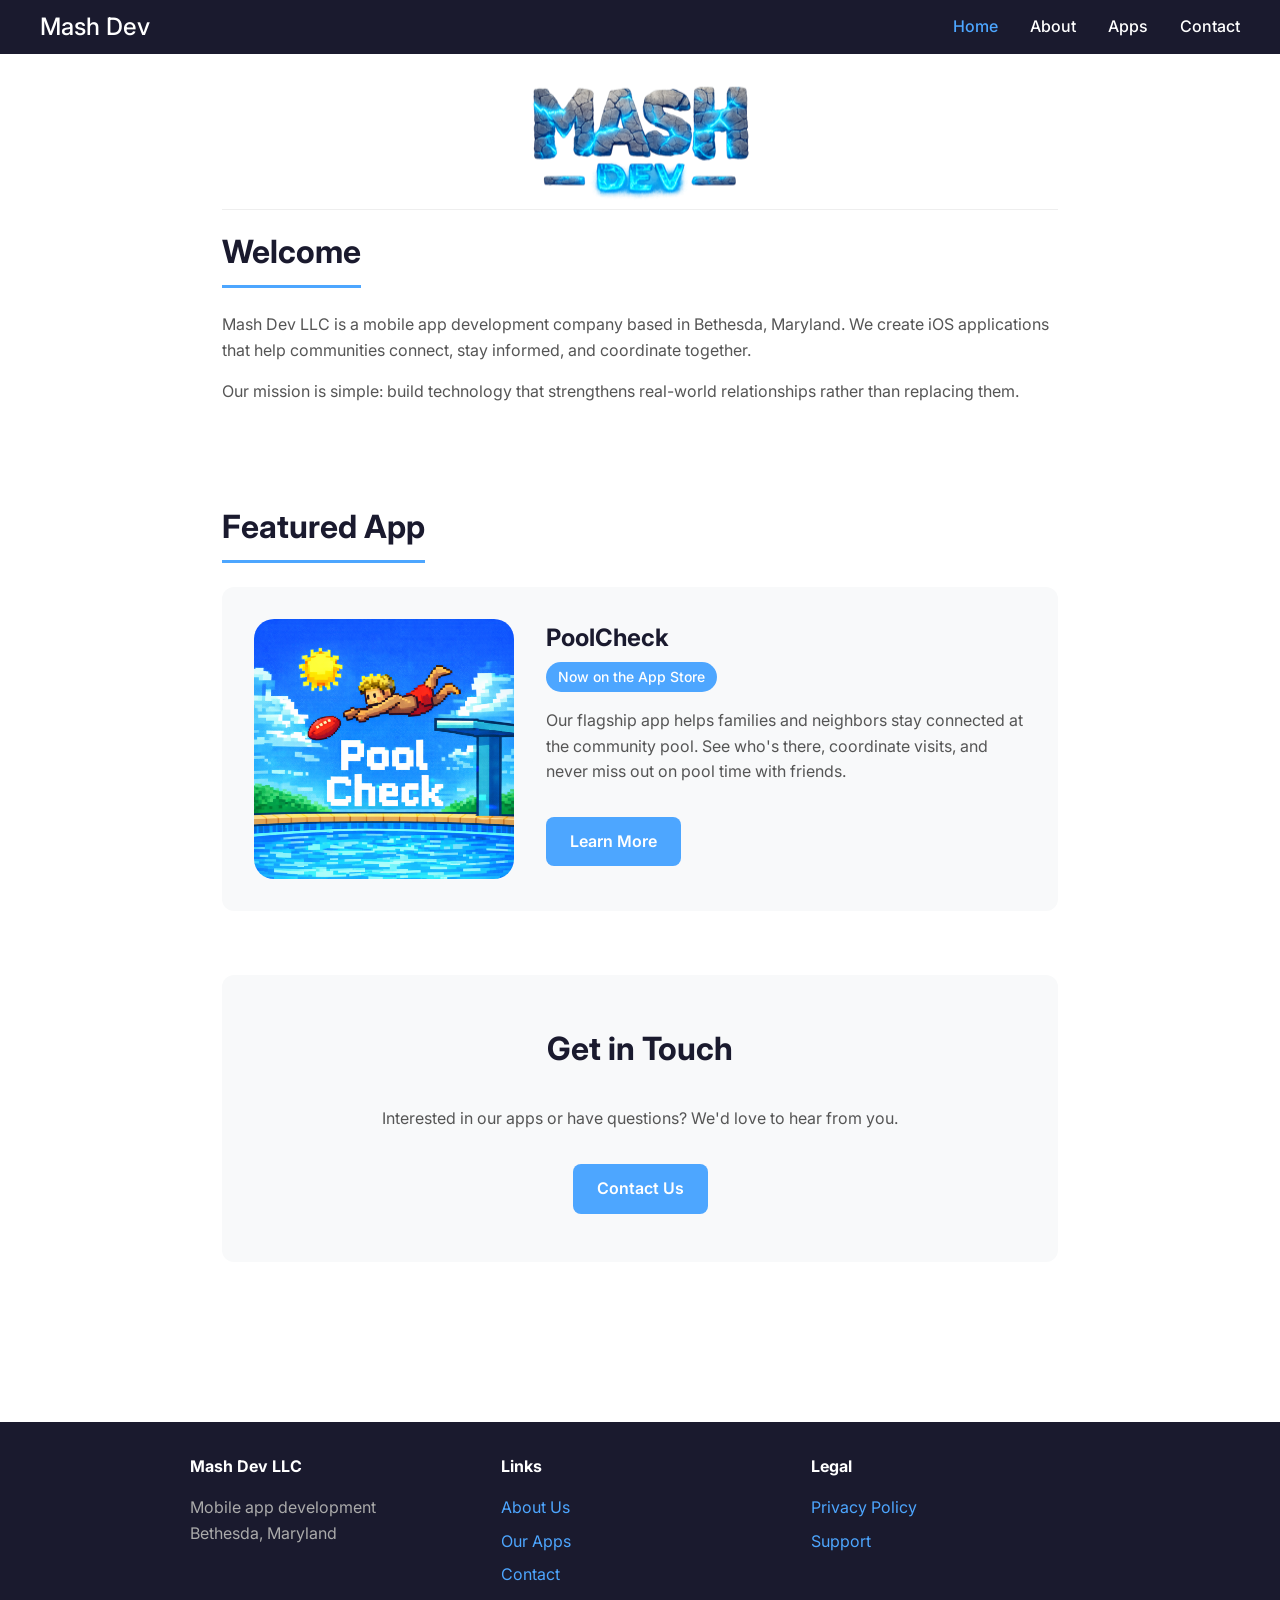
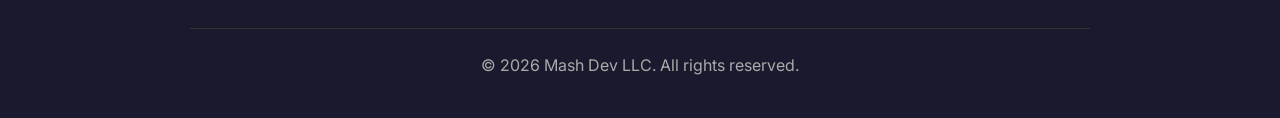
<file: index.html>
<!DOCTYPE html>
<html lang="en">
<head>
    <meta charset="UTF-8">
    <meta name="viewport" content="width=device-width, initial-scale=1.0">
    <title>Mash Dev LLC - Mobile App Development</title>
    <link rel="stylesheet" href="styles.css">
    <link rel="preconnect" href="https://fonts.googleapis.com">
    <link rel="preconnect" href="https://fonts.gstatic.com" crossorigin>
    <link href="https://fonts.googleapis.com/css2?family=Inter:wght@400;500;600;700&display=swap" rel="stylesheet">
</head>
<body>
    <header>
        <nav>
            <div class="logo"><a href="index.html">Mash Dev</a></div>
            <ul>
                <li><a href="index.html" class="active">Home</a></li>
                <li><a href="about.html">About</a></li>
                <li><a href="apps.html">Apps</a></li>
                <li><a href="contact.html">Contact</a></li>
            </ul>
        </nav>
    </header>

    <main>
        <section id="hero">
            <img src="logo.png" alt="Mash Dev LLC" class="hero-logo">
        </section>

        <section class="intro">
            <h2>Welcome</h2>
            <p>Mash Dev LLC is a mobile app development company based in Bethesda, Maryland. We create iOS applications that help communities connect, stay informed, and coordinate together.</p>
            <p>Our mission is simple: build technology that strengthens real-world relationships rather than replacing them.</p>
        </section>

        <section class="featured">
            <h2>Featured App</h2>
            <div class="app-card">
                <img src="images/poolcheck-icon.png" alt="PoolCheck app icon" class="app-icon">
                <div class="app-info">
                    <h3>PoolCheck</h3>
                    <p class="app-status">Now on the App Store</p>
                    <p>Our flagship app helps families and neighbors stay connected at the community pool. See who's there, coordinate visits, and never miss out on pool time with friends.</p>
                    <a href="apps.html" class="btn">Learn More</a>
                </div>
            </div>
        </section>

        <section class="cta">
            <h2>Get in Touch</h2>
            <p>Interested in our apps or have questions? We'd love to hear from you.</p>
            <a href="contact.html" class="btn">Contact Us</a>
        </section>
    </main>

    <footer>
        <div class="footer-content">
            <div class="footer-section">
                <h4>Mash Dev LLC</h4>
                <p>Mobile app development<br>Bethesda, Maryland</p>
            </div>
            <div class="footer-section">
                <h4>Links</h4>
                <ul>
                    <li><a href="about.html">About Us</a></li>
                    <li><a href="apps.html">Our Apps</a></li>
                    <li><a href="contact.html">Contact</a></li>
                </ul>
            </div>
            <div class="footer-section">
                <h4>Legal</h4>
                <ul>
                    <li><a href="privacy.html">Privacy Policy</a></li>
                    <li><a href="support.html">Support</a></li>
                </ul>
            </div>
        </div>
        <div class="footer-bottom">
            <p>&copy; 2026 Mash Dev LLC. All rights reserved.</p>
        </div>
    </footer>
</body>
</html>
</file>
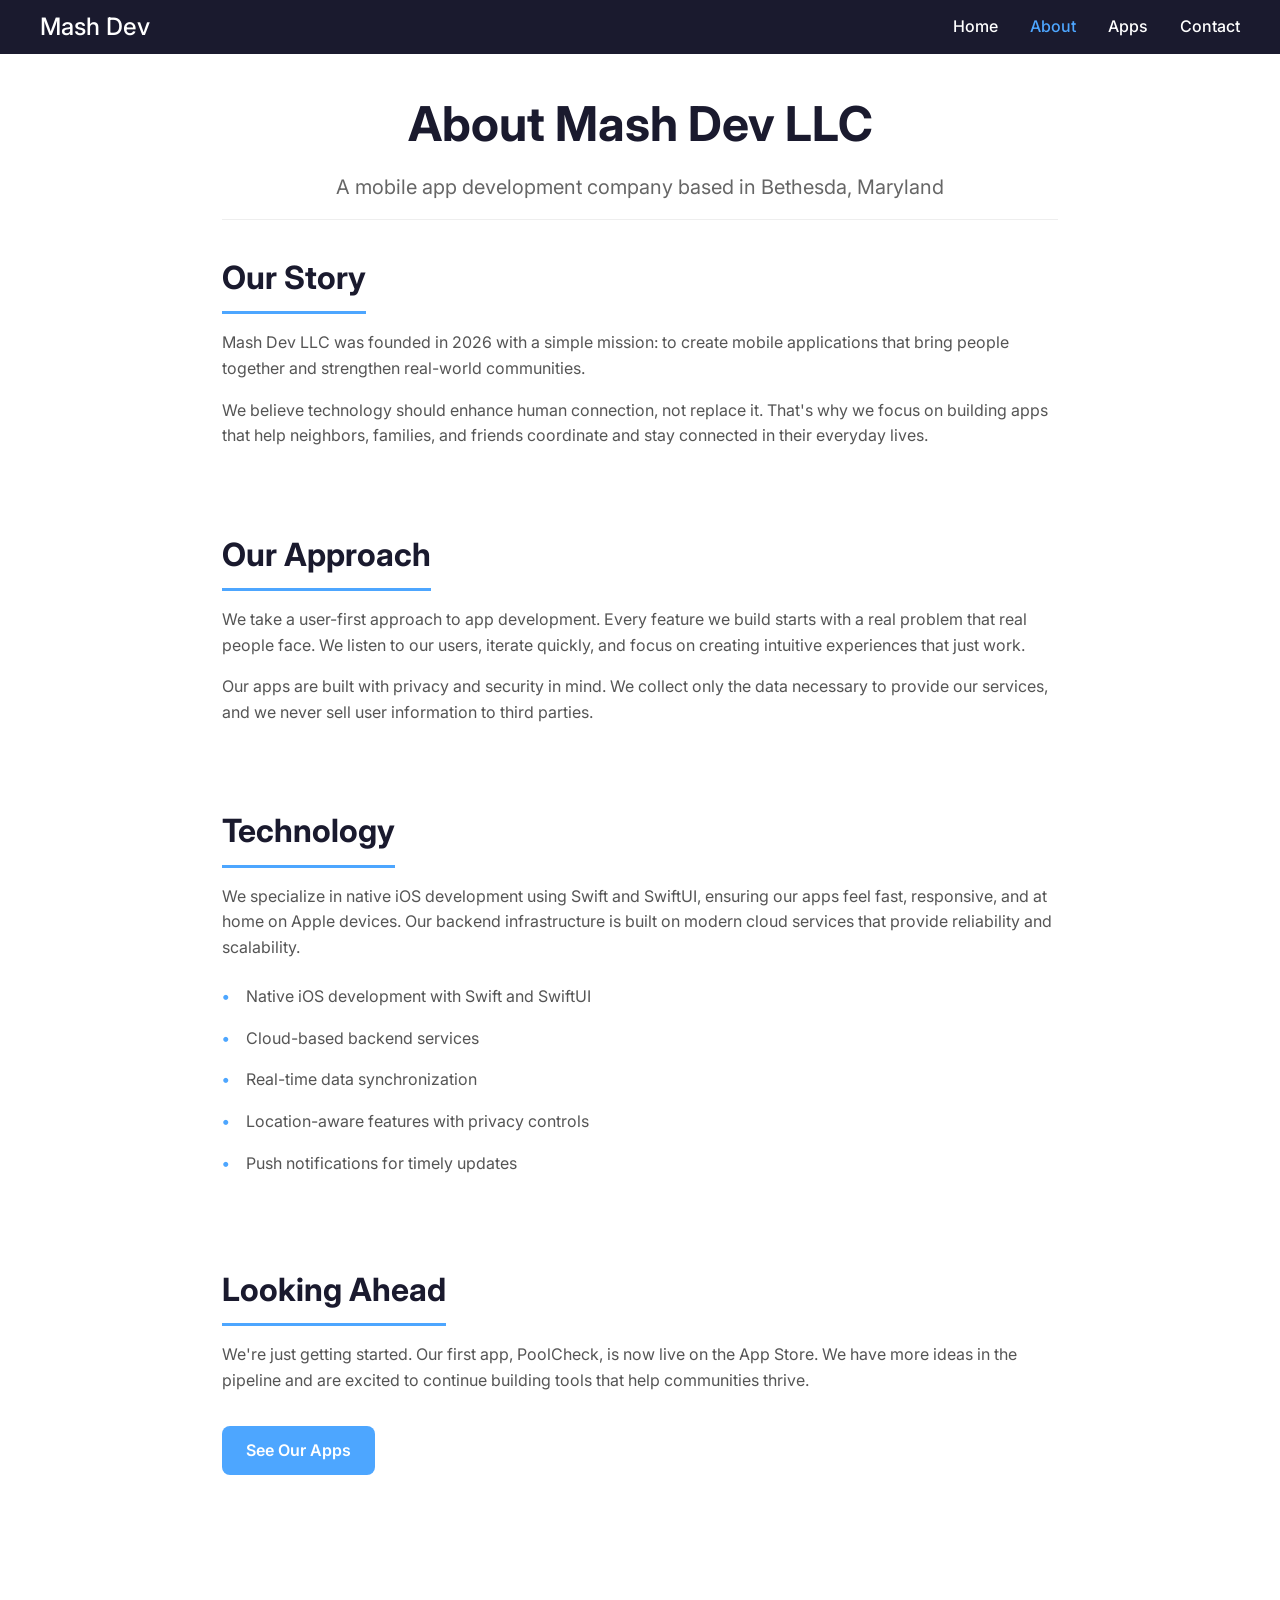
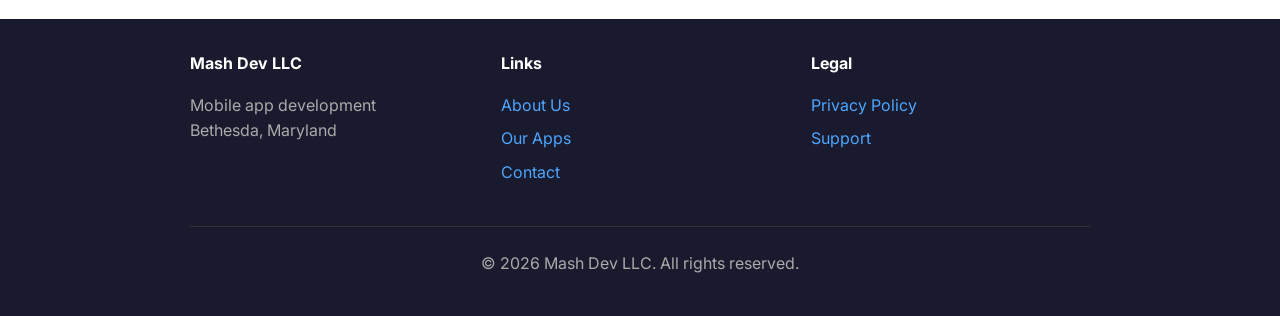
<file: about.html>
<!DOCTYPE html>
<html lang="en">
<head>
    <meta charset="UTF-8">
    <meta name="viewport" content="width=device-width, initial-scale=1.0">
    <title>About Us - Mash Dev LLC</title>
    <link rel="stylesheet" href="styles.css">
    <link rel="preconnect" href="https://fonts.googleapis.com">
    <link rel="preconnect" href="https://fonts.gstatic.com" crossorigin>
    <link href="https://fonts.googleapis.com/css2?family=Inter:wght@400;500;600;700&display=swap" rel="stylesheet">
</head>
<body>
    <header>
        <nav>
            <div class="logo"><a href="index.html">Mash Dev</a></div>
            <ul>
                <li><a href="index.html">Home</a></li>
                <li><a href="about.html" class="active">About</a></li>
                <li><a href="apps.html">Apps</a></li>
                <li><a href="contact.html">Contact</a></li>
            </ul>
        </nav>
    </header>

    <main>
        <section id="hero">
            <h1>About Mash Dev LLC</h1>
            <p class="tagline">A mobile app development company based in Bethesda, Maryland</p>
        </section>

        <section class="about-content">
            <h2>Our Story</h2>
            <p>Mash Dev LLC was founded in 2026 with a simple mission: to create mobile applications that bring people together and strengthen real-world communities.</p>
            <p>We believe technology should enhance human connection, not replace it. That's why we focus on building apps that help neighbors, families, and friends coordinate and stay connected in their everyday lives.</p>
        </section>

        <section class="about-content">
            <h2>Our Approach</h2>
            <p>We take a user-first approach to app development. Every feature we build starts with a real problem that real people face. We listen to our users, iterate quickly, and focus on creating intuitive experiences that just work.</p>
            <p>Our apps are built with privacy and security in mind. We collect only the data necessary to provide our services, and we never sell user information to third parties.</p>
        </section>

        <section class="about-content">
            <h2>Technology</h2>
            <p>We specialize in native iOS development using Swift and SwiftUI, ensuring our apps feel fast, responsive, and at home on Apple devices. Our backend infrastructure is built on modern cloud services that provide reliability and scalability.</p>
            <ul class="tech-list">
                <li>Native iOS development with Swift and SwiftUI</li>
                <li>Cloud-based backend services</li>
                <li>Real-time data synchronization</li>
                <li>Location-aware features with privacy controls</li>
                <li>Push notifications for timely updates</li>
            </ul>
        </section>

        <section class="about-content">
            <h2>Looking Ahead</h2>
            <p>We're just getting started. Our first app, PoolCheck, is now live on the App Store. We have more ideas in the pipeline and are excited to continue building tools that help communities thrive.</p>
            <a href="apps.html" class="btn">See Our Apps</a>
        </section>
    </main>

    <footer>
        <div class="footer-content">
            <div class="footer-section">
                <h4>Mash Dev LLC</h4>
                <p>Mobile app development<br>Bethesda, Maryland</p>
            </div>
            <div class="footer-section">
                <h4>Links</h4>
                <ul>
                    <li><a href="about.html">About Us</a></li>
                    <li><a href="apps.html">Our Apps</a></li>
                    <li><a href="contact.html">Contact</a></li>
                </ul>
            </div>
            <div class="footer-section">
                <h4>Legal</h4>
                <ul>
                    <li><a href="privacy.html">Privacy Policy</a></li>
                    <li><a href="support.html">Support</a></li>
                </ul>
            </div>
        </div>
        <div class="footer-bottom">
            <p>&copy; 2026 Mash Dev LLC. All rights reserved.</p>
        </div>
    </footer>
</body>
</html>
</file>
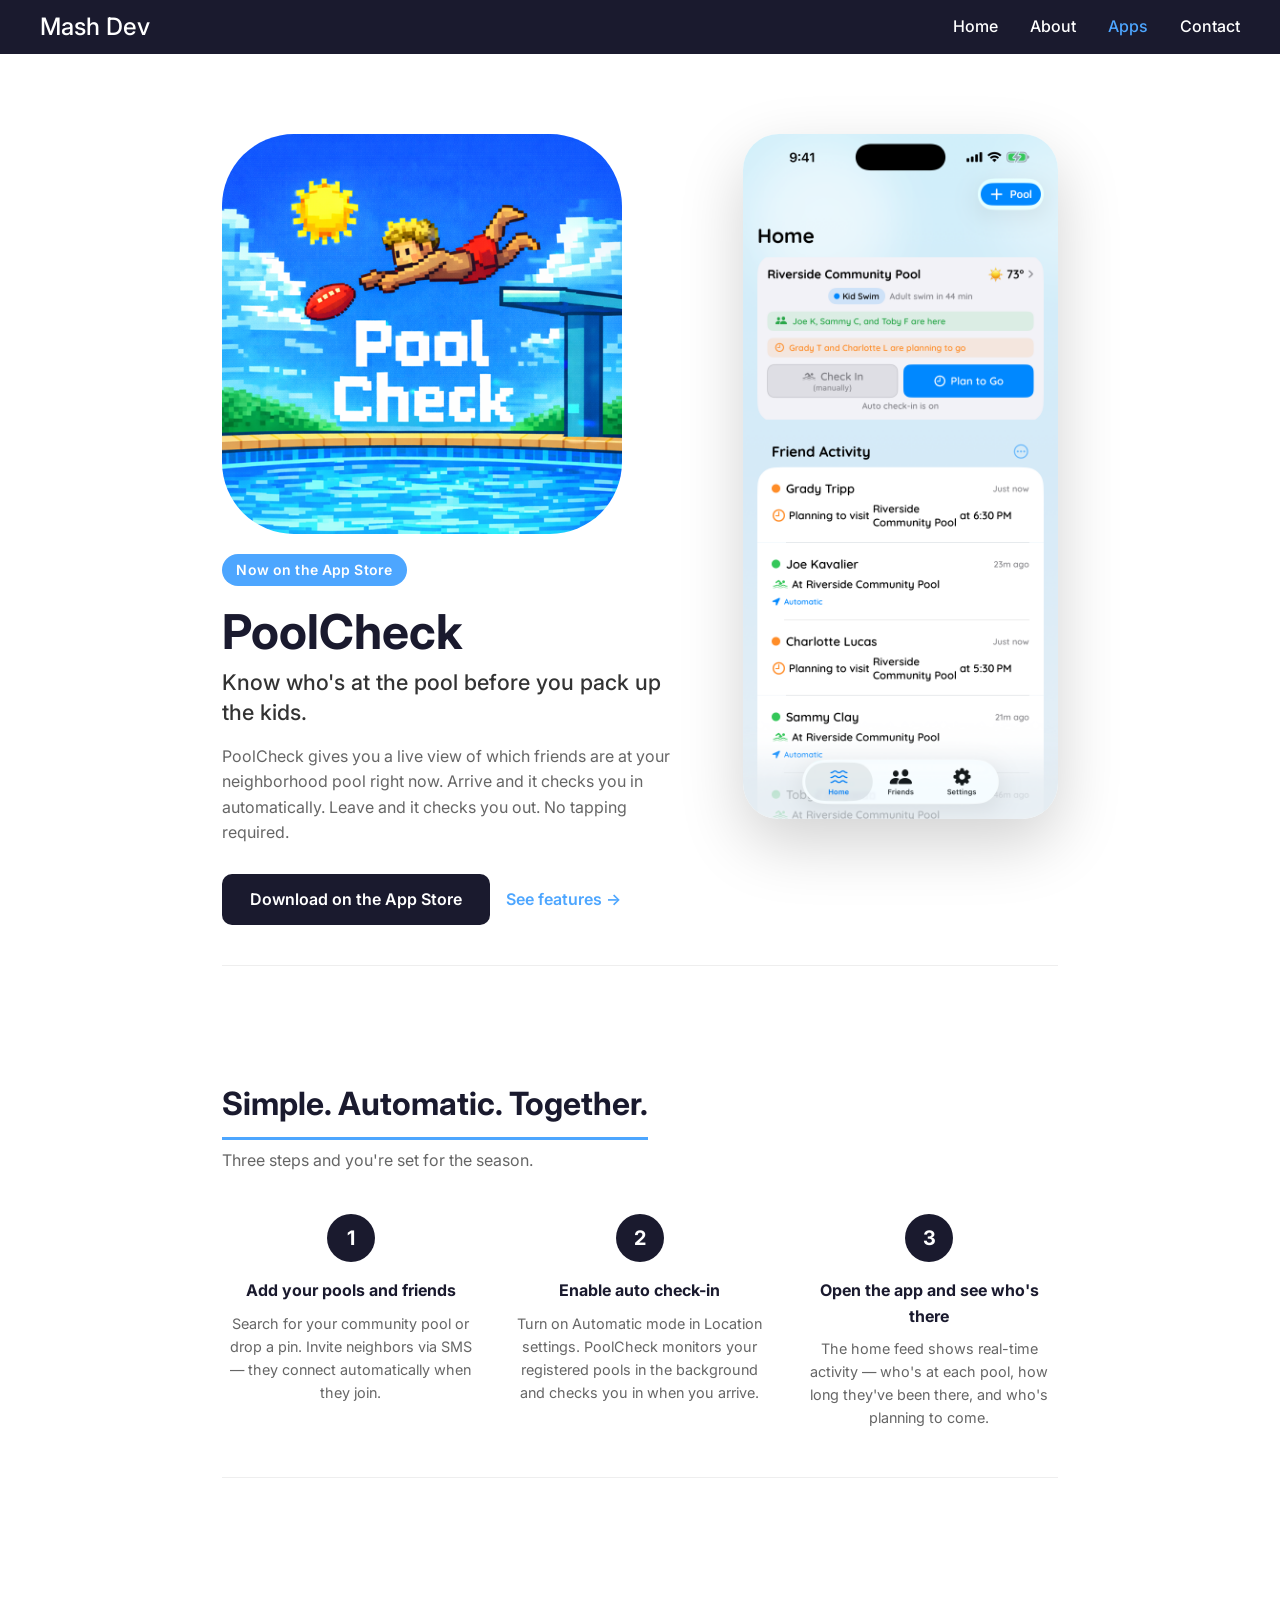
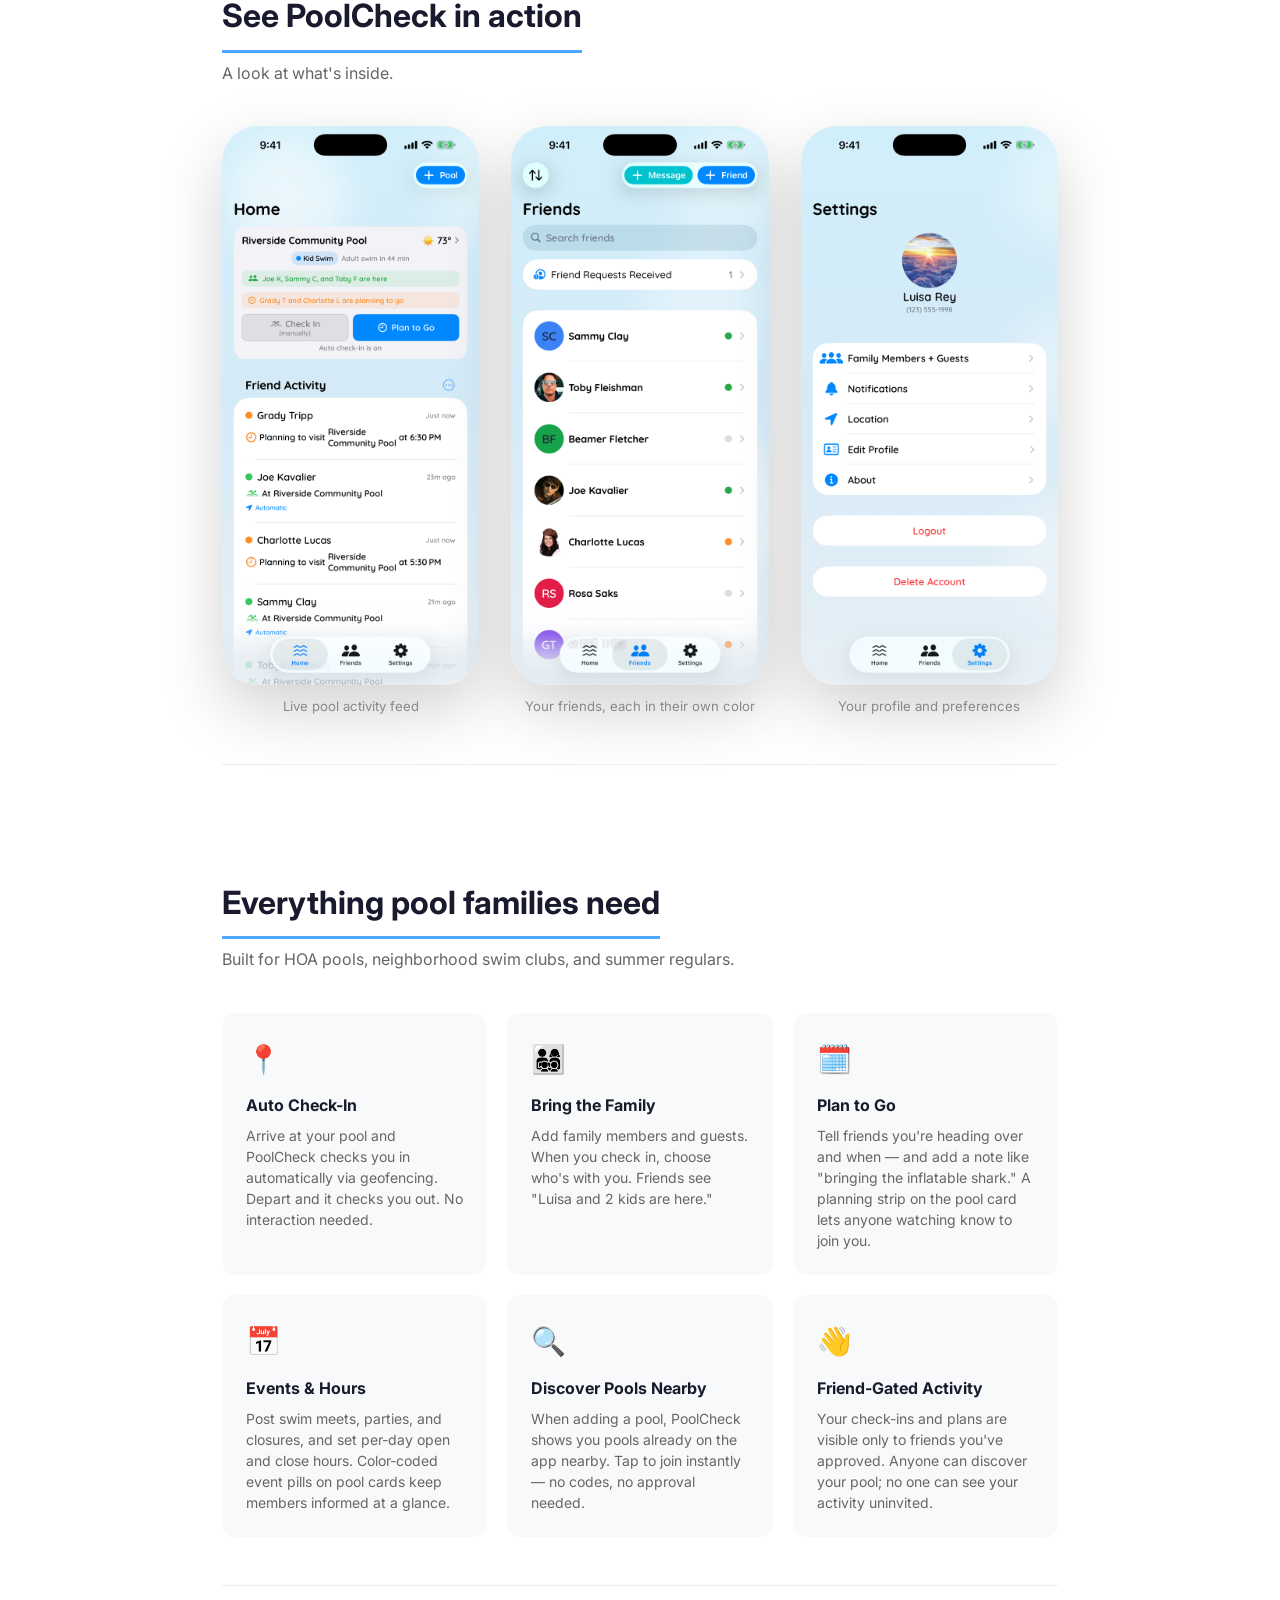
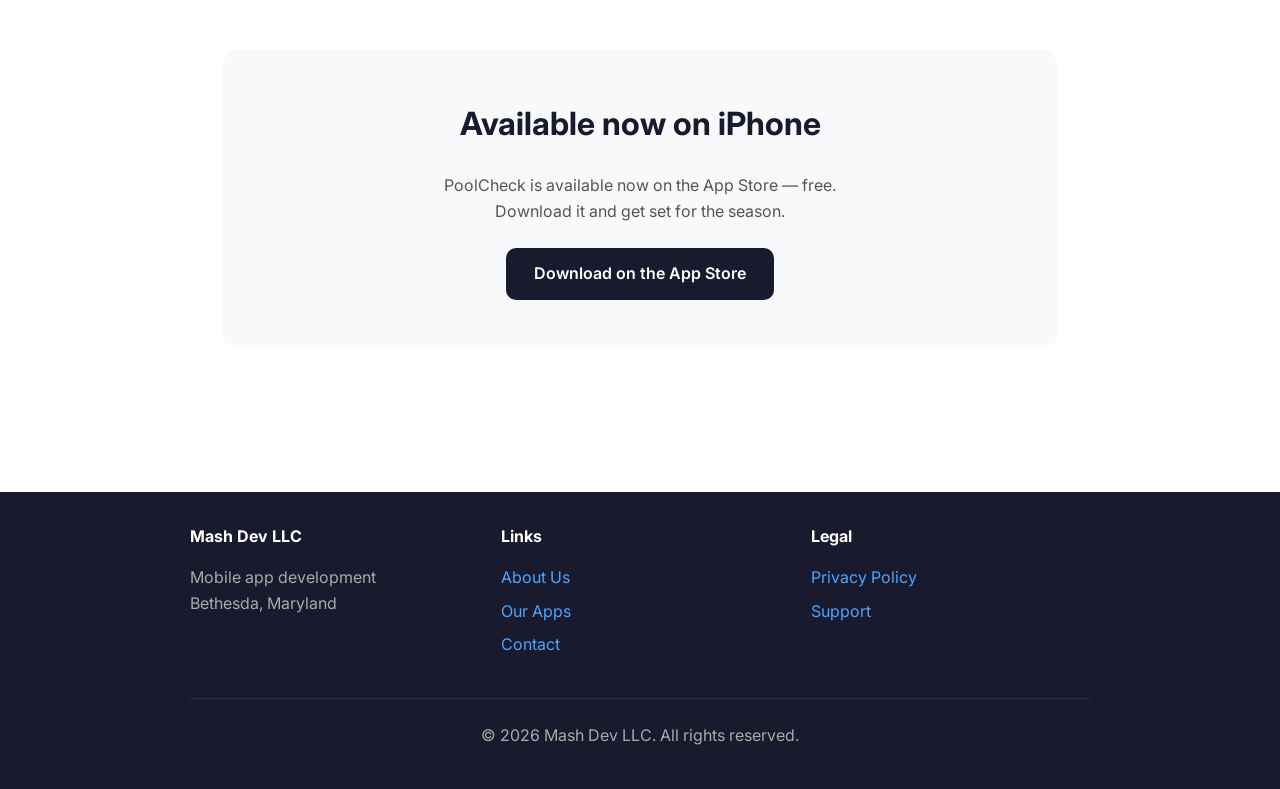
<file: apps.html>
<!DOCTYPE html>
<html lang="en">
<head>
    <meta charset="UTF-8">
    <meta name="viewport" content="width=device-width, initial-scale=1.0">
    <title>PoolCheck — Mash Dev LLC</title>
    <link rel="stylesheet" href="styles.css">
    <link rel="preconnect" href="https://fonts.googleapis.com">
    <link rel="preconnect" href="https://fonts.gstatic.com" crossorigin>
    <link href="https://fonts.googleapis.com/css2?family=Inter:wght@400;500;600;700&display=swap" rel="stylesheet">
    <style>
        /* ——— App hero ——— */
        .poolcheck-hero {
            display: grid;
            grid-template-columns: 1fr auto;
            gap: 3rem;
            align-items: start;
            padding: 3rem 0 2.5rem;
            border-bottom: 1px solid #eee;
        }

        .poolcheck-hero-text h1 {
            font-size: 3rem;
            color: #1a1a2e;
            margin-bottom: 0.5rem;
            line-height: 1.1;
        }

        .poolcheck-hero-icon {
            width: 400px;
            height: 400px;
            border-radius: 72px;
            object-fit: cover;
            display: block;
            margin-bottom: 1.25rem;
        }

        .app-badge {
            display: inline-block;
            background: #4da6ff;
            color: #fff;
            padding: 0.3rem 0.9rem;
            border-radius: 20px;
            font-size: 0.875rem;
            font-weight: 600;
            margin-bottom: 1.25rem;
            letter-spacing: 0.01em;
        }

        .hero-tagline {
            font-size: 1.35rem;
            color: #333;
            font-weight: 500;
            margin-bottom: 1rem;
            line-height: 1.4;
        }

        .hero-body {
            font-size: 1rem;
            color: #666;
            max-width: 480px;
            margin-bottom: 1.75rem;
        }

        .hero-cta {
            display: flex;
            gap: 1rem;
            align-items: center;
            flex-wrap: wrap;
        }

        .btn-dark {
            display: inline-block;
            background: #1a1a2e;
            color: #fff;
            padding: 0.8rem 1.75rem;
            border-radius: 10px;
            text-decoration: none;
            font-weight: 600;
            font-size: 1rem;
            transition: background 0.2s;
        }

        .btn-dark:hover {
            background: #2e2e50;
        }

        .btn-link {
            display: inline-block;
            color: #4da6ff;
            text-decoration: none;
            font-weight: 600;
            font-size: 1rem;
            transition: color 0.2s;
        }

        .btn-link:hover {
            color: #3a8fd9;
        }

        /* ——— Phone frame ——— */
        .phone-frame {
            border-radius: 36px;
            overflow: hidden;
            box-shadow: 0 24px 64px rgba(0, 0, 0, 0.18);
            display: block;
        }

        .phone-frame img {
            display: block;
            width: 100%;
            height: auto;
        }

        .hero-phone {
            width: 315px;
            flex-shrink: 0;
        }

        /* ——— Screenshots section ——— */
        .screenshots-section {
            padding: 3rem 0;
            border-bottom: 1px solid #eee;
        }

        .screenshots-section h2 {
            margin-bottom: 0.5rem;
        }

        .section-sub {
            color: #666;
            margin-bottom: 2.5rem;
            font-size: 1rem;
        }

        .screenshots-row {
            display: grid;
            grid-template-columns: repeat(3, 1fr);
            gap: 2rem;
            align-items: end;
        }

        .screenshot-item {
            display: flex;
            flex-direction: column;
            align-items: center;
            gap: 0.75rem;
        }

        .screenshot-item .phone-frame {
            width: 100%;
        }

        .screenshot-caption {
            font-size: 0.825rem;
            color: #888;
            text-align: center;
            line-height: 1.4;
        }

        /* ——— Features section ——— */
        .features-section-new {
            padding: 3rem 0;
            border-bottom: 1px solid #eee;
        }

        .features-section-new h2 {
            margin-bottom: 0.5rem;
        }

        .features-grid-new {
            display: grid;
            grid-template-columns: repeat(3, 1fr);
            gap: 1.25rem;
        }

        .feature-card {
            background: #f8f9fa;
            border-radius: 14px;
            padding: 1.5rem;
        }

        .feature-card .ficon {
            font-size: 1.75rem;
            margin-bottom: 0.75rem;
            display: block;
        }

        .feature-card h4 {
            color: #1a1a2e;
            font-size: 1rem;
            margin-bottom: 0.4rem;
        }

        .feature-card p {
            font-size: 0.875rem;
            color: #666;
            margin: 0;
            line-height: 1.5;
        }

        /* ——— How it works ——— */
        .how-section {
            padding: 3rem 0;
            border-bottom: 1px solid #eee;
        }

        .how-section h2 {
            margin-bottom: 0.5rem;
        }

        .steps-grid {
            display: grid;
            grid-template-columns: repeat(3, 1fr);
            gap: 2rem;
        }

        .step-item {
            text-align: center;
        }

        .step-number {
            display: inline-flex;
            align-items: center;
            justify-content: center;
            width: 48px;
            height: 48px;
            border-radius: 50%;
            background: #1a1a2e;
            color: #fff;
            font-size: 1.25rem;
            font-weight: 700;
            margin-bottom: 1rem;
        }

        .step-item h4 {
            color: #1a1a2e;
            margin-bottom: 0.5rem;
            font-size: 1rem;
        }

        .step-item p {
            font-size: 0.9rem;
            color: #666;
            margin: 0;
        }

        /* ——— Bottom CTA ——— */
        .app-bottom-cta {
            text-align: center;
            padding: 3rem 2rem;
            background: #f8f9fa;
            border-radius: 16px;
            margin: 3rem 0;
        }

        .app-bottom-cta h2 {
            display: block;
            border: none;
            margin-bottom: 1rem;
        }

        .app-bottom-cta p {
            max-width: 440px;
            margin: 0 auto 1.5rem;
        }

        /* ——— Responsive ——— */
        @media (max-width: 768px) {
            .poolcheck-hero {
                grid-template-columns: 1fr;
                text-align: center;
            }

            .hero-phone {
                margin: 0 auto;
                width: 160px;
            }

            .hero-cta {
                justify-content: center;
            }

            .hero-tagline {
                font-size: 1.15rem;
            }

            .poolcheck-hero-text h1 {
                font-size: 2.25rem;
            }

            .hero-body {
                margin-left: auto;
                margin-right: auto;
            }

            .screenshots-row {
                grid-template-columns: repeat(3, 1fr);
                gap: 1rem;
            }

            .features-grid-new {
                grid-template-columns: repeat(2, 1fr);
            }

            .steps-grid {
                grid-template-columns: 1fr;
                gap: 1.5rem;
            }
        }

        @media (max-width: 480px) {
            .features-grid-new {
                grid-template-columns: 1fr;
            }
        }
    </style>
</head>
<body>
    <header>
        <nav>
            <div class="logo"><a href="index.html">Mash Dev</a></div>
            <ul>
                <li><a href="index.html">Home</a></li>
                <li><a href="about.html">About</a></li>
                <li><a href="apps.html" class="active">Apps</a></li>
                <li><a href="contact.html">Contact</a></li>
            </ul>
        </nav>
    </header>

    <main>

        <!-- Hero -->
        <section class="poolcheck-hero">
            <div class="poolcheck-hero-text">
                <img src="images/poolcheck-icon.png" alt="PoolCheck app icon" class="poolcheck-hero-icon">
                <span class="app-badge">Now on the App Store</span>
                <h1>PoolCheck</h1>
                <p class="hero-tagline">Know who's at the pool before you pack up the kids.</p>
                <p class="hero-body">PoolCheck gives you a live view of which friends are at your neighborhood pool right now. Arrive and it checks you in automatically. Leave and it checks you out. No tapping required.</p>
                <div class="hero-cta">
                    <a href="https://apps.apple.com/us/app/poolcheck/id6764186605" class="btn-dark">Download on the App Store</a>
                    <a href="#features" class="btn-link">See features →</a>
                </div>
            </div>
            <div class="hero-phone phone-frame">
                <img src="images/poolcheck-home.png" alt="PoolCheck home screen showing friends at the pool">
            </div>
        </section>

        <!-- How it works -->
        <section class="how-section">
            <h2>Simple. Automatic. Together.</h2>
            <p class="section-sub">Three steps and you're set for the season.</p>

            <div class="steps-grid">
                <div class="step-item">
                    <div class="step-number">1</div>
                    <h4>Add your pools and friends</h4>
                    <p>Search for your community pool or drop a pin. Invite neighbors via SMS — they connect automatically when they join.</p>
                </div>
                <div class="step-item">
                    <div class="step-number">2</div>
                    <h4>Enable auto check-in</h4>
                    <p>Turn on Automatic mode in Location settings. PoolCheck monitors your registered pools in the background and checks you in when you arrive.</p>
                </div>
                <div class="step-item">
                    <div class="step-number">3</div>
                    <h4>Open the app and see who's there</h4>
                    <p>The home feed shows real-time activity — who's at each pool, how long they've been there, and who's planning to come.</p>
                </div>
            </div>
        </section>

        <!-- Screenshots -->
        <section class="screenshots-section">
            <h2>See PoolCheck in action</h2>
            <p class="section-sub">A look at what's inside.</p>
            <div class="screenshots-row">
                <div class="screenshot-item">
                    <div class="phone-frame">
                        <img src="images/poolcheck-home.png" alt="Home feed showing friends at the pool">
                    </div>
                    <span class="screenshot-caption">Live pool activity feed</span>
                </div>
                <div class="screenshot-item">
                    <div class="phone-frame">
                        <img src="images/poolcheck-friends.png" alt="Friends list with each friend in their own avatar color">
                    </div>
                    <span class="screenshot-caption">Your friends, each in their own color</span>
                </div>
                <div class="screenshot-item">
                    <div class="phone-frame">
                        <img src="images/poolcheck-settings.png" alt="Settings and profile screen">
                    </div>
                    <span class="screenshot-caption">Your profile and preferences</span>
                </div>
            </div>
        </section>

        <!-- Features -->
        <section class="features-section-new" id="features">
            <h2>Everything pool families need</h2>
            <p class="section-sub">Built for HOA pools, neighborhood swim clubs, and summer regulars.</p>

            <div class="features-grid-new">
                <div class="feature-card">
                    <span class="ficon">📍</span>
                    <h4>Auto Check-In</h4>
                    <p>Arrive at your pool and PoolCheck checks you in automatically via geofencing. Depart and it checks you out. No interaction needed.</p>
                </div>
                <div class="feature-card">
                    <span class="ficon">👨‍👩‍👧‍👦</span>
                    <h4>Bring the Family</h4>
                    <p>Add family members and guests. When you check in, choose who's with you. Friends see "Luisa and 2 kids are here."</p>
                </div>
                <div class="feature-card">
                    <span class="ficon">🗓️</span>
                    <h4>Plan to Go</h4>
                    <p>Tell friends you're heading over and when — and add a note like "bringing the inflatable shark." A planning strip on the pool card lets anyone watching know to join you.</p>
                </div>
                <div class="feature-card">
                    <span class="ficon">📅</span>
                    <h4>Events & Hours</h4>
                    <p>Post swim meets, parties, and closures, and set per-day open and close hours. Color-coded event pills on pool cards keep members informed at a glance.</p>
                </div>
                <div class="feature-card">
                    <span class="ficon">🔍</span>
                    <h4>Discover Pools Nearby</h4>
                    <p>When adding a pool, PoolCheck shows you pools already on the app nearby. Tap to join instantly — no codes, no approval needed.</p>
                </div>
                <div class="feature-card">
                    <span class="ficon">👋</span>
                    <h4>Friend-Gated Activity</h4>
                    <p>Your check-ins and plans are visible only to friends you've approved. Anyone can discover your pool; no one can see your activity uninvited.</p>
                </div>
            </div>
        </section>

        <!-- Bottom CTA -->
        <div class="app-bottom-cta">
            <h2>Available now on iPhone</h2>
            <p>PoolCheck is available now on the App Store — free. Download it and get set for the season.</p>
            <a href="https://apps.apple.com/us/app/poolcheck/id6764186605" class="btn-dark">Download on the App Store</a>
        </div>

    </main>

    <footer>
        <div class="footer-content">
            <div class="footer-section">
                <h4>Mash Dev LLC</h4>
                <p>Mobile app development<br>Bethesda, Maryland</p>
            </div>
            <div class="footer-section">
                <h4>Links</h4>
                <ul>
                    <li><a href="about.html">About Us</a></li>
                    <li><a href="apps.html">Our Apps</a></li>
                    <li><a href="contact.html">Contact</a></li>
                </ul>
            </div>
            <div class="footer-section">
                <h4>Legal</h4>
                <ul>
                    <li><a href="privacy.html">Privacy Policy</a></li>
                    <li><a href="support.html">Support</a></li>
                </ul>
            </div>
        </div>
        <div class="footer-bottom">
            <p>&copy; 2026 Mash Dev LLC. All rights reserved.</p>
        </div>
    </footer>
</body>
</html>
</file>
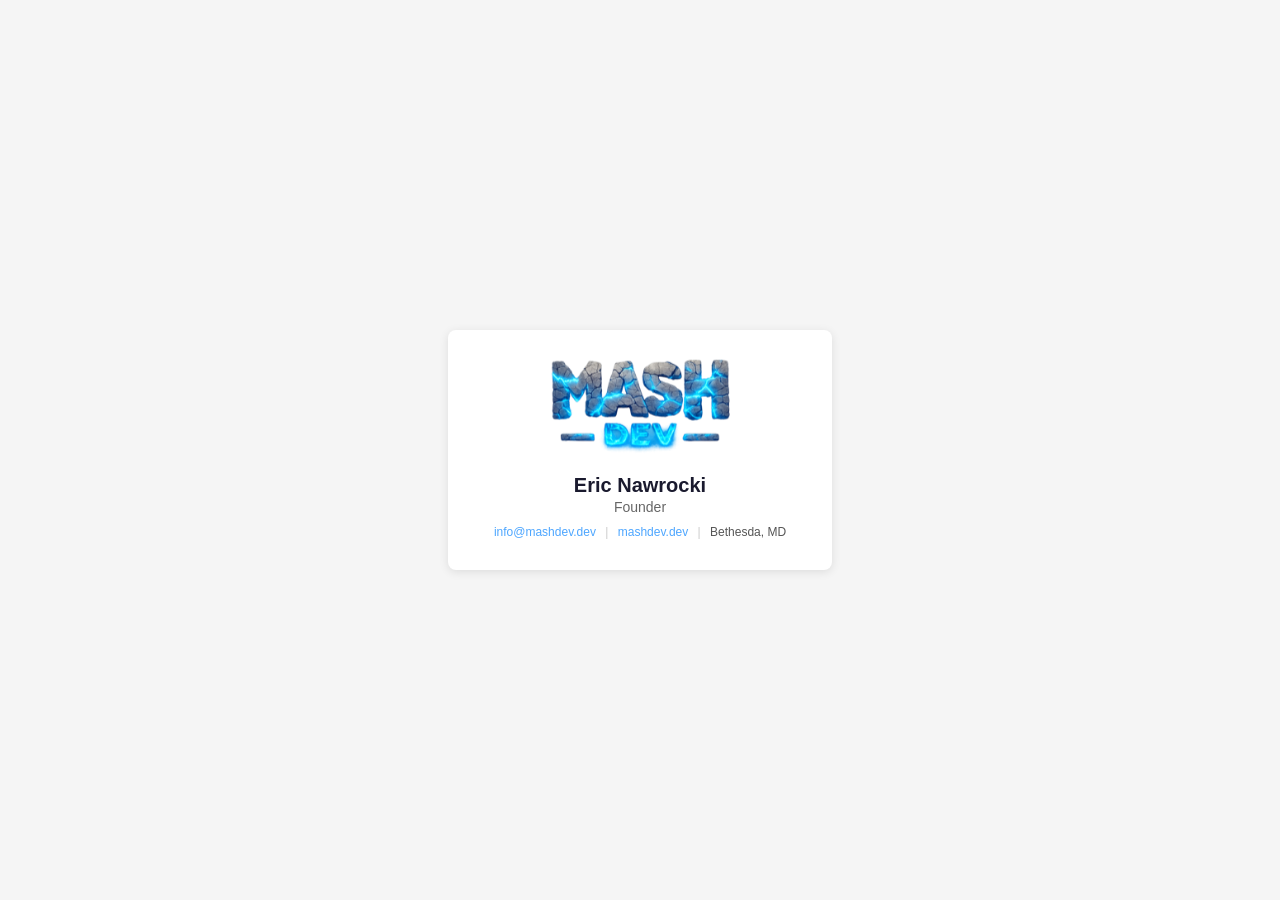
<file: business-card.html>
<!DOCTYPE html>
<html lang="en">
<head>
    <meta charset="UTF-8">
    <meta name="viewport" content="width=device-width, initial-scale=1.0">
    <title>Business Card - Eric Nawrocki</title>
    <style>
        body {
            font-family: -apple-system, BlinkMacSystemFont, 'Segoe UI', Roboto, sans-serif;
            display: flex;
            justify-content: center;
            align-items: center;
            min-height: 100vh;
            margin: 0;
            background: #f5f5f5;
        }
        .card {
            width: 4in;
            height: 2.5in;
            background: white;
            border-radius: 8px;
            box-shadow: 0 2px 10px rgba(0,0,0,0.1);
            padding: 0.3in;
            box-sizing: border-box;
            display: flex;
            flex-direction: column;
            align-items: center;
            justify-content: space-between;
        }
        .logo {
            width: 180px;
            height: auto;
        }
        .info {
            text-align: center;
        }
        .name {
            font-size: 20px;
            font-weight: 600;
            color: #1a1a2e;
            margin-bottom: 2px;
        }
        .title {
            font-size: 14px;
            color: #666;
            margin-bottom: 8px;
        }
        .contact {
            font-size: 12px;
            color: #555;
            line-height: 1.5;
        }
        .contact a {
            color: #4da6ff;
            text-decoration: none;
        }
        .divider {
            color: #ccc;
            margin: 0 6px;
        }
        @media print {
            body {
                background: white;
            }
            .card {
                box-shadow: none;
                border: 1px solid #ddd;
            }
        }
    </style>
</head>
<body>
    <div class="card">
        <img src="logo.png" alt="Mash Dev" class="logo">
        <div class="info">
            <div class="name">Eric Nawrocki</div>
            <div class="title">Founder</div>
            <div class="contact">
                <a href="mailto:info@mashdev.dev">info@mashdev.dev</a>
                <span class="divider">|</span>
                <a href="https://mashdev.dev">mashdev.dev</a>
                <span class="divider">|</span>
                Bethesda, MD
            </div>
        </div>
    </div>
</body>
</html>
</file>
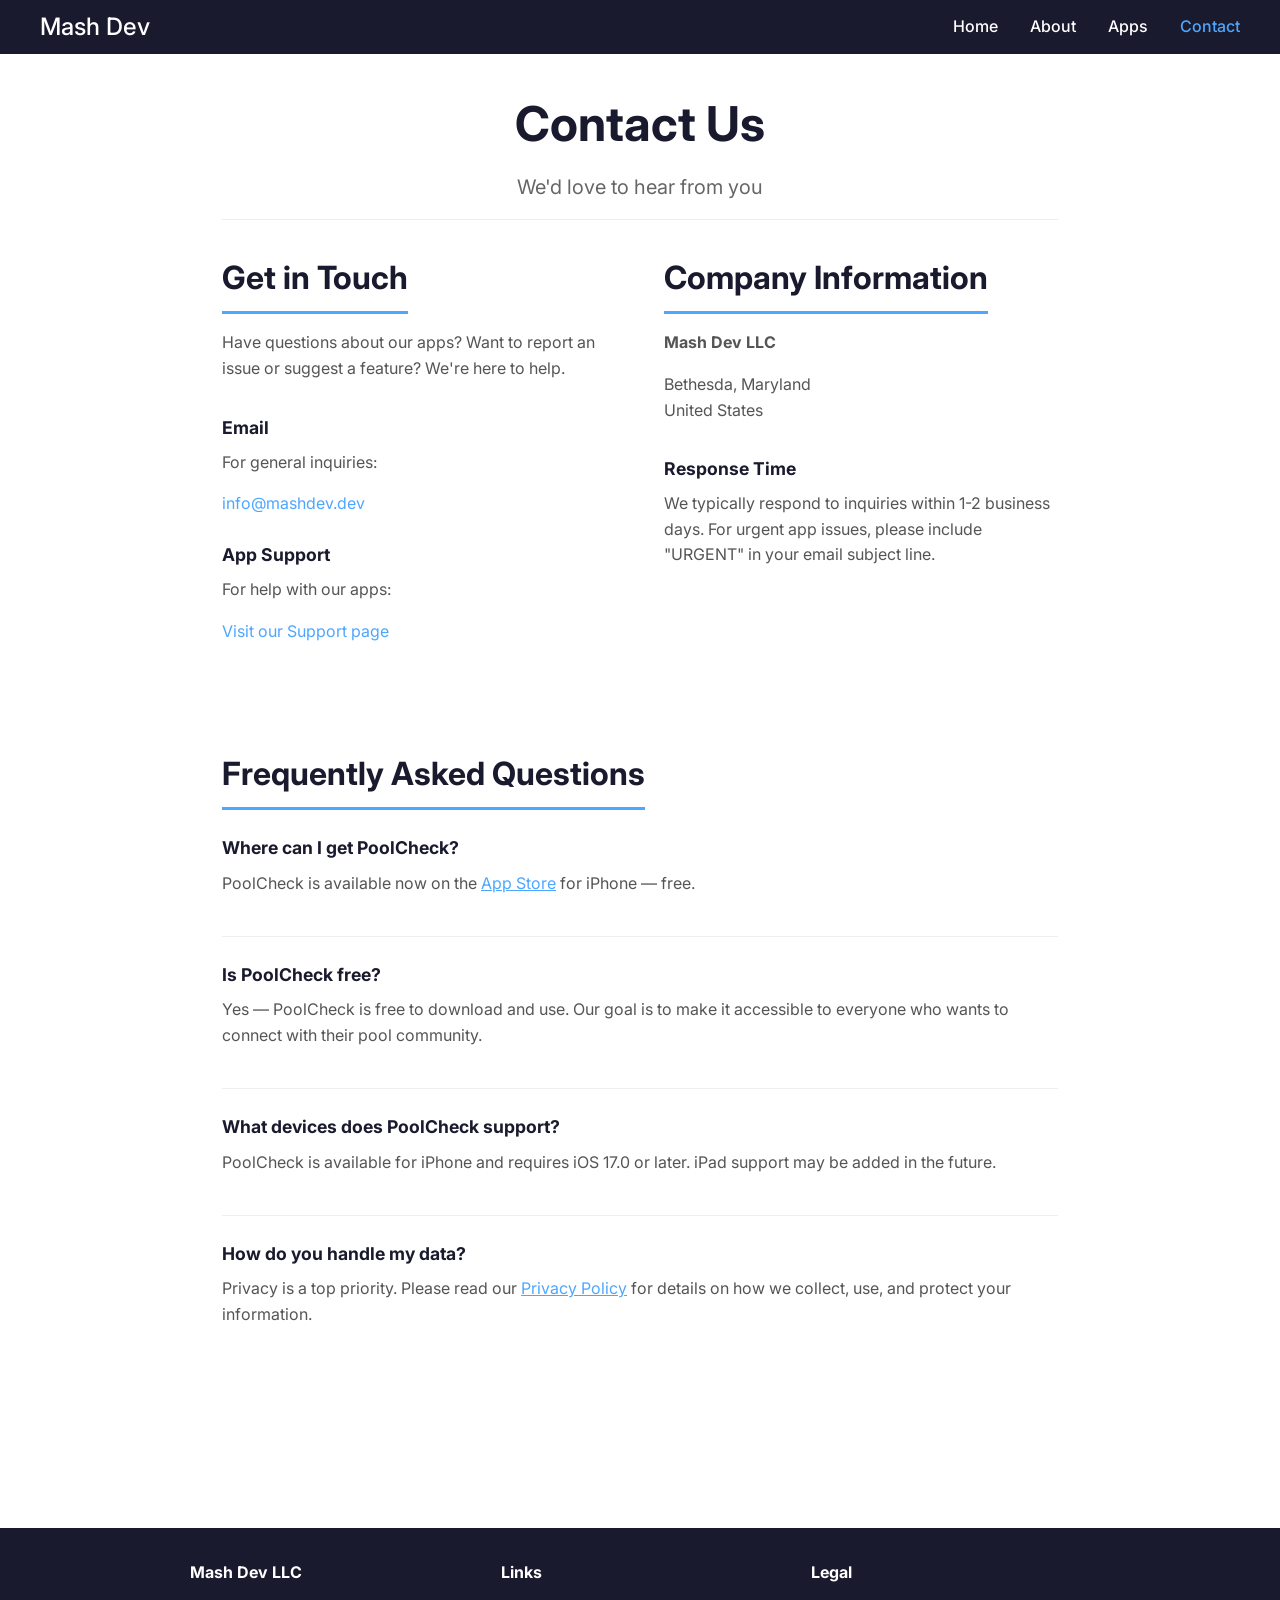
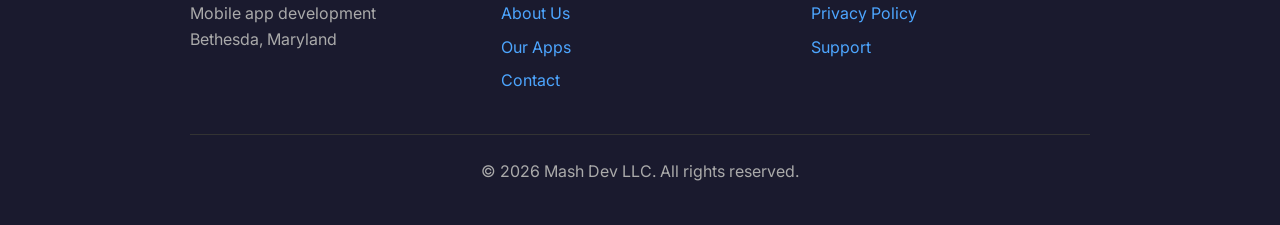
<file: contact.html>
<!DOCTYPE html>
<html lang="en">
<head>
    <meta charset="UTF-8">
    <meta name="viewport" content="width=device-width, initial-scale=1.0">
    <title>Contact Us - Mash Dev LLC</title>
    <link rel="stylesheet" href="styles.css">
    <link rel="preconnect" href="https://fonts.googleapis.com">
    <link rel="preconnect" href="https://fonts.gstatic.com" crossorigin>
    <link href="https://fonts.googleapis.com/css2?family=Inter:wght@400;500;600;700&display=swap" rel="stylesheet">
</head>
<body>
    <header>
        <nav>
            <div class="logo"><a href="index.html">Mash Dev</a></div>
            <ul>
                <li><a href="index.html">Home</a></li>
                <li><a href="about.html">About</a></li>
                <li><a href="apps.html">Apps</a></li>
                <li><a href="contact.html" class="active">Contact</a></li>
            </ul>
        </nav>
    </header>

    <main>
        <section id="hero">
            <h1>Contact Us</h1>
            <p class="tagline">We'd love to hear from you</p>
        </section>

        <section class="contact-content">
            <div class="contact-info-section">
                <h2>Get in Touch</h2>
                <p>Have questions about our apps? Want to report an issue or suggest a feature? We're here to help.</p>

                <div class="contact-methods">
                    <div class="contact-method">
                        <h3>Email</h3>
                        <p>For general inquiries:</p>
                        <a href="mailto:info@mashdev.dev">info@mashdev.dev</a>
                    </div>

                    <div class="contact-method">
                        <h3>App Support</h3>
                        <p>For help with our apps:</p>
                        <a href="support.html">Visit our Support page</a>
                    </div>
                </div>
            </div>

            <div class="contact-details">
                <h2>Company Information</h2>
                <div class="company-info">
                    <p><strong>Mash Dev LLC</strong></p>
                    <p>Bethesda, Maryland<br>United States</p>
                </div>

                <div class="response-time">
                    <h3>Response Time</h3>
                    <p>We typically respond to inquiries within 1-2 business days. For urgent app issues, please include "URGENT" in your email subject line.</p>
                </div>
            </div>
        </section>

        <section class="faq-section">
            <h2>Frequently Asked Questions</h2>

            <div class="faq-item">
                <h3>Where can I get PoolCheck?</h3>
                <p>PoolCheck is available now on the <a href="https://apps.apple.com/us/app/poolcheck/id6764186605">App Store</a> for iPhone — free.</p>
            </div>

            <div class="faq-item">
                <h3>Is PoolCheck free?</h3>
                <p>Yes — PoolCheck is free to download and use. Our goal is to make it accessible to everyone who wants to connect with their pool community.</p>
            </div>

            <div class="faq-item">
                <h3>What devices does PoolCheck support?</h3>
                <p>PoolCheck is available for iPhone and requires iOS 17.0 or later. iPad support may be added in the future.</p>
            </div>

            <div class="faq-item">
                <h3>How do you handle my data?</h3>
                <p>Privacy is a top priority. Please read our <a href="privacy.html">Privacy Policy</a> for details on how we collect, use, and protect your information.</p>
            </div>
        </section>
    </main>

    <footer>
        <div class="footer-content">
            <div class="footer-section">
                <h4>Mash Dev LLC</h4>
                <p>Mobile app development<br>Bethesda, Maryland</p>
            </div>
            <div class="footer-section">
                <h4>Links</h4>
                <ul>
                    <li><a href="about.html">About Us</a></li>
                    <li><a href="apps.html">Our Apps</a></li>
                    <li><a href="contact.html">Contact</a></li>
                </ul>
            </div>
            <div class="footer-section">
                <h4>Legal</h4>
                <ul>
                    <li><a href="privacy.html">Privacy Policy</a></li>
                    <li><a href="support.html">Support</a></li>
                </ul>
            </div>
        </div>
        <div class="footer-bottom">
            <p>&copy; 2026 Mash Dev LLC. All rights reserved.</p>
        </div>
    </footer>
</body>
</html>
</file>
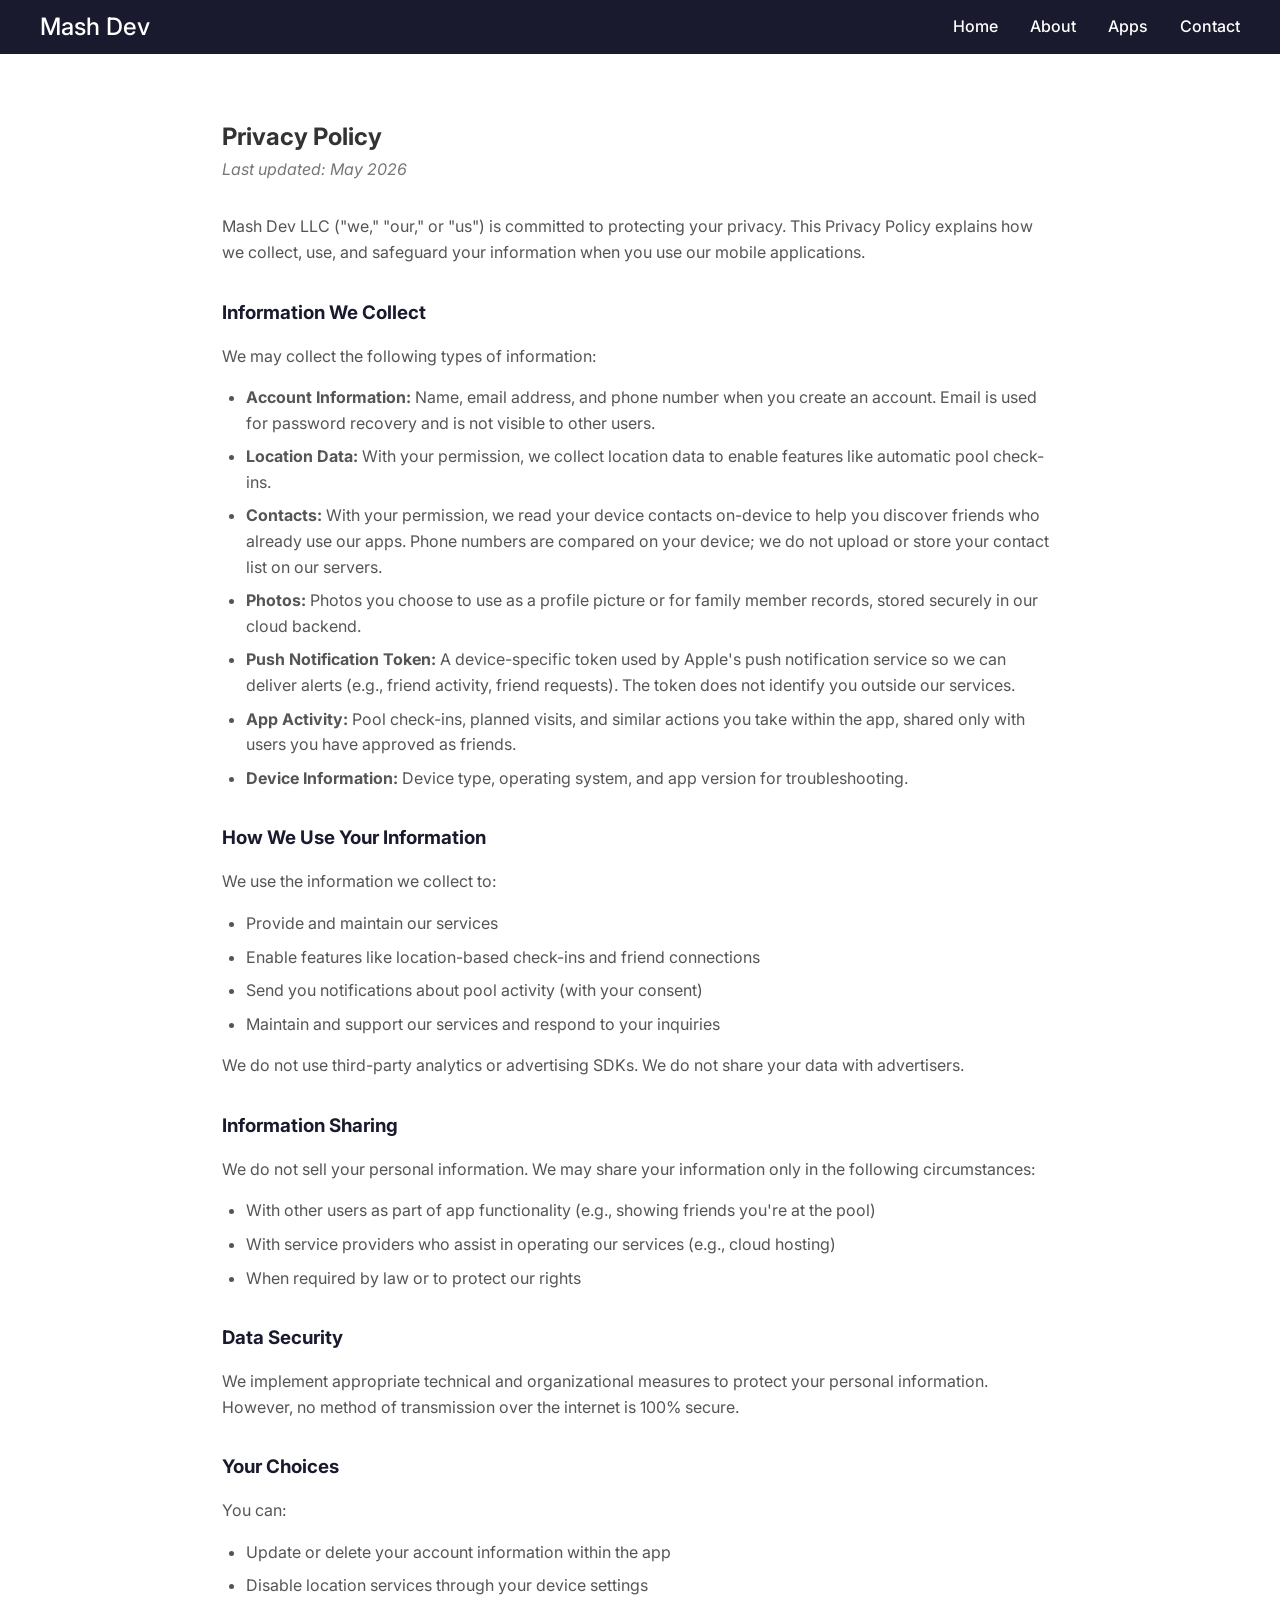
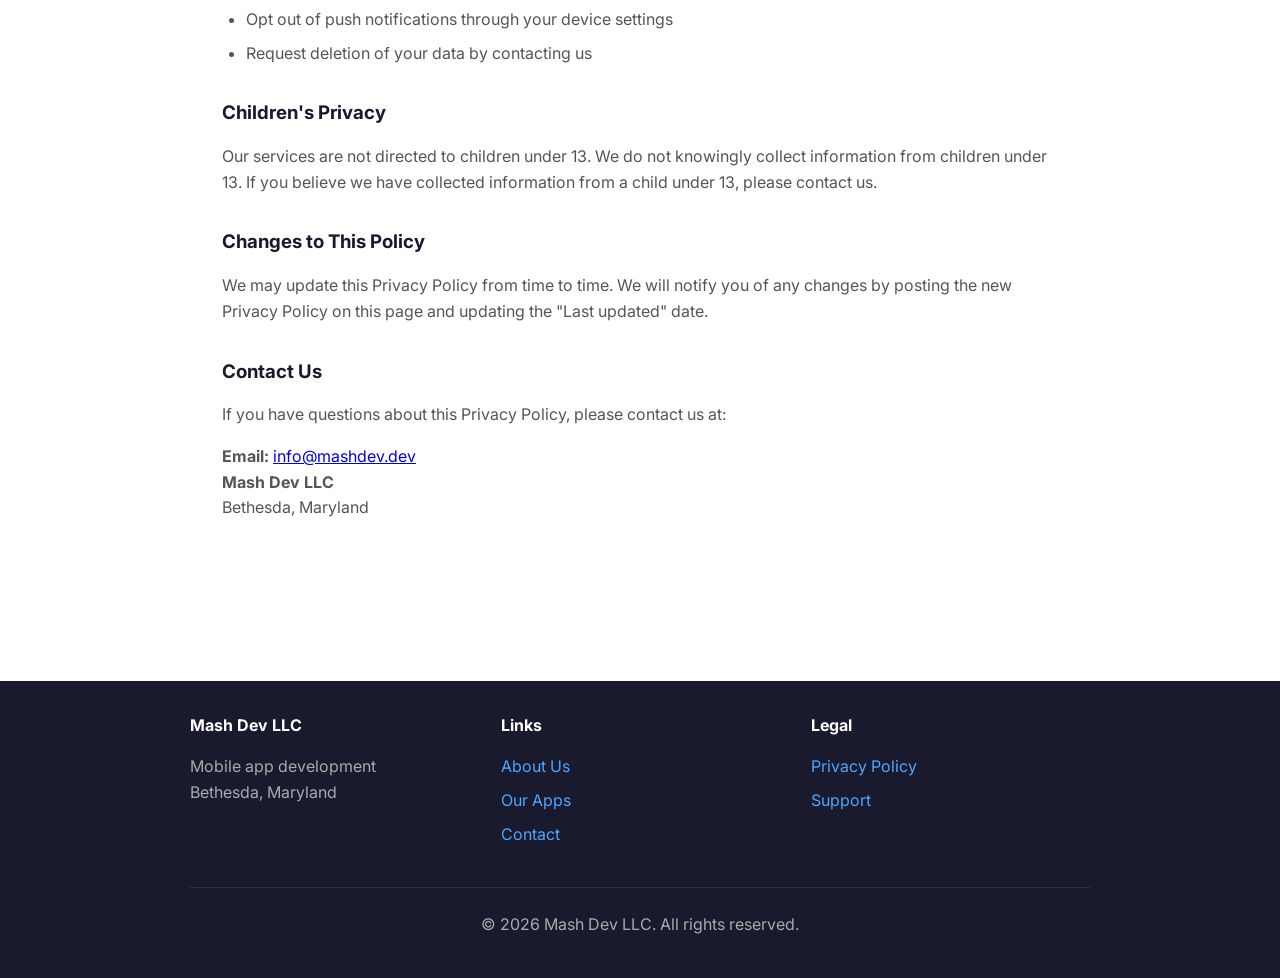
<file: privacy.html>
<!DOCTYPE html>
<html lang="en">
<head>
    <meta charset="UTF-8">
    <meta name="viewport" content="width=device-width, initial-scale=1.0">
    <title>Privacy Policy - Mash Dev LLC</title>
    <link rel="stylesheet" href="styles.css">
    <link rel="preconnect" href="https://fonts.googleapis.com">
    <link rel="preconnect" href="https://fonts.gstatic.com" crossorigin>
    <link href="https://fonts.googleapis.com/css2?family=Inter:wght@400;500;600;700&display=swap" rel="stylesheet">
    <style>
        .privacy-content {
            background: #fff;
        }
        .privacy-content h3 {
            color: #1a1a2e;
            margin-top: 2rem;
            margin-bottom: 1rem;
        }
        .privacy-content ul {
            margin-left: 1.5rem;
            margin-bottom: 1rem;
        }
        .privacy-content li {
            margin-bottom: 0.5rem;
            color: #555;
        }
        .last-updated {
            color: #777;
            font-style: italic;
            margin-bottom: 2rem;
        }
    </style>
</head>
<body>
    <header>
        <nav>
            <div class="logo"><a href="index.html">Mash Dev</a></div>
            <ul>
                <li><a href="index.html">Home</a></li>
                <li><a href="about.html">About</a></li>
                <li><a href="apps.html">Apps</a></li>
                <li><a href="contact.html">Contact</a></li>
            </ul>
        </nav>
    </header>

    <main>
        <section class="privacy-content">
            <h1>Privacy Policy</h1>
            <p class="last-updated">Last updated: May 2026</p>

            <p>Mash Dev LLC ("we," "our," or "us") is committed to protecting your privacy. This Privacy Policy explains how we collect, use, and safeguard your information when you use our mobile applications.</p>

            <h3>Information We Collect</h3>
            <p>We may collect the following types of information:</p>
            <ul>
                <li><strong>Account Information:</strong> Name, email address, and phone number when you create an account. Email is used for password recovery and is not visible to other users.</li>
                <li><strong>Location Data:</strong> With your permission, we collect location data to enable features like automatic pool check-ins.</li>
                <li><strong>Contacts:</strong> With your permission, we read your device contacts on-device to help you discover friends who already use our apps. Phone numbers are compared on your device; we do not upload or store your contact list on our servers.</li>
                <li><strong>Photos:</strong> Photos you choose to use as a profile picture or for family member records, stored securely in our cloud backend.</li>
                <li><strong>Push Notification Token:</strong> A device-specific token used by Apple's push notification service so we can deliver alerts (e.g., friend activity, friend requests). The token does not identify you outside our services.</li>
                <li><strong>App Activity:</strong> Pool check-ins, planned visits, and similar actions you take within the app, shared only with users you have approved as friends.</li>
                <li><strong>Device Information:</strong> Device type, operating system, and app version for troubleshooting.</li>
            </ul>

            <h3>How We Use Your Information</h3>
            <p>We use the information we collect to:</p>
            <ul>
                <li>Provide and maintain our services</li>
                <li>Enable features like location-based check-ins and friend connections</li>
                <li>Send you notifications about pool activity (with your consent)</li>
                <li>Maintain and support our services and respond to your inquiries</li>
            </ul>
            <p>We do not use third-party analytics or advertising SDKs. We do not share your data with advertisers.</p>

            <h3>Information Sharing</h3>
            <p>We do not sell your personal information. We may share your information only in the following circumstances:</p>
            <ul>
                <li>With other users as part of app functionality (e.g., showing friends you're at the pool)</li>
                <li>With service providers who assist in operating our services (e.g., cloud hosting)</li>
                <li>When required by law or to protect our rights</li>
            </ul>

            <h3>Data Security</h3>
            <p>We implement appropriate technical and organizational measures to protect your personal information. However, no method of transmission over the internet is 100% secure.</p>

            <h3>Your Choices</h3>
            <p>You can:</p>
            <ul>
                <li>Update or delete your account information within the app</li>
                <li>Disable location services through your device settings</li>
                <li>Opt out of push notifications through your device settings</li>
                <li>Request deletion of your data by contacting us</li>
            </ul>

            <h3>Children's Privacy</h3>
            <p>Our services are not directed to children under 13. We do not knowingly collect information from children under 13. If you believe we have collected information from a child under 13, please contact us.</p>

            <h3>Changes to This Policy</h3>
            <p>We may update this Privacy Policy from time to time. We will notify you of any changes by posting the new Privacy Policy on this page and updating the "Last updated" date.</p>

            <h3>Contact Us</h3>
            <p>If you have questions about this Privacy Policy, please contact us at:</p>
            <p>
                <strong>Email:</strong> <a href="mailto:info@mashdev.dev">info@mashdev.dev</a><br>
                <strong>Mash Dev LLC</strong><br>
                Bethesda, Maryland
            </p>
        </section>
    </main>

    <footer>
        <div class="footer-content">
            <div class="footer-section">
                <h4>Mash Dev LLC</h4>
                <p>Mobile app development<br>Bethesda, Maryland</p>
            </div>
            <div class="footer-section">
                <h4>Links</h4>
                <ul>
                    <li><a href="about.html">About Us</a></li>
                    <li><a href="apps.html">Our Apps</a></li>
                    <li><a href="contact.html">Contact</a></li>
                </ul>
            </div>
            <div class="footer-section">
                <h4>Legal</h4>
                <ul>
                    <li><a href="privacy.html">Privacy Policy</a></li>
                    <li><a href="support.html">Support</a></li>
                </ul>
            </div>
        </div>
        <div class="footer-bottom">
            <p>&copy; 2026 Mash Dev LLC. All rights reserved.</p>
        </div>
    </footer>
</body>
</html>
</file>
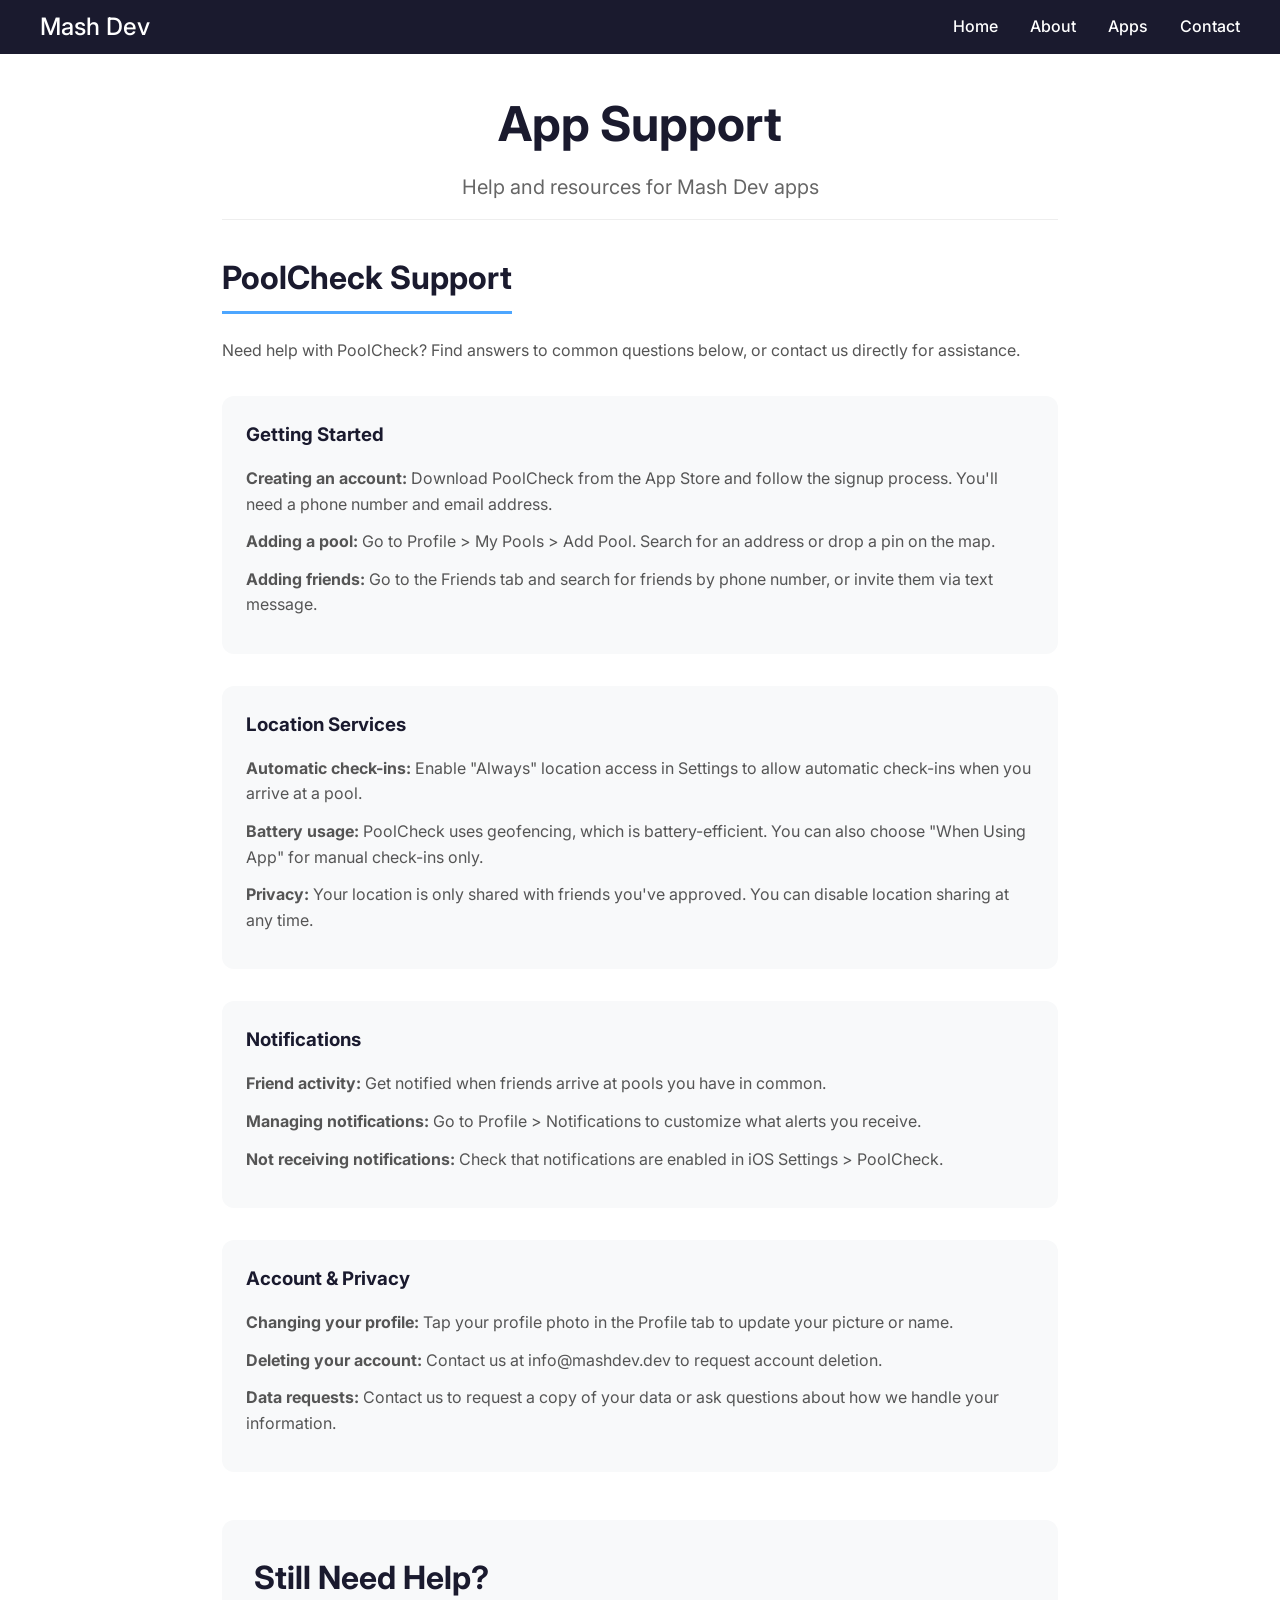
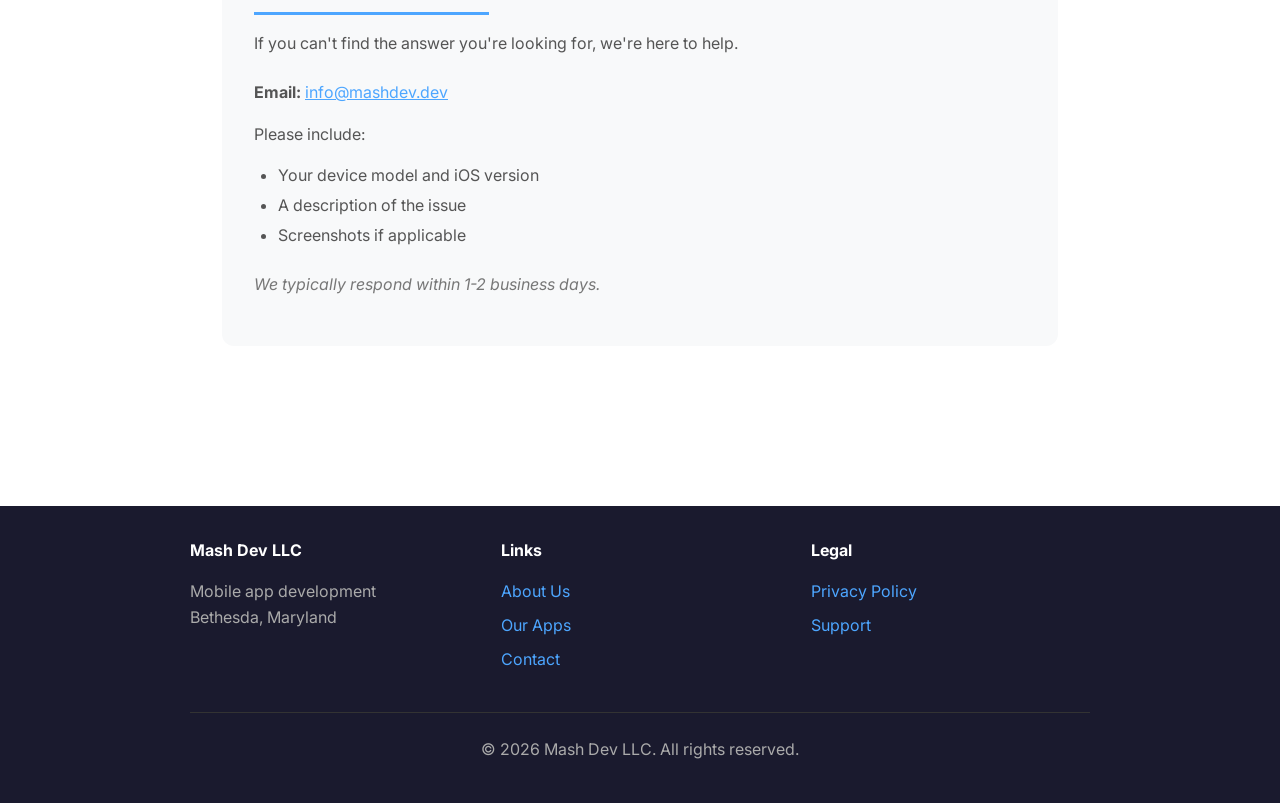
<file: support.html>
<!DOCTYPE html>
<html lang="en">
<head>
    <meta charset="UTF-8">
    <meta name="viewport" content="width=device-width, initial-scale=1.0">
    <title>Support - Mash Dev LLC</title>
    <link rel="stylesheet" href="styles.css">
    <link rel="preconnect" href="https://fonts.googleapis.com">
    <link rel="preconnect" href="https://fonts.gstatic.com" crossorigin>
    <link href="https://fonts.googleapis.com/css2?family=Inter:wght@400;500;600;700&display=swap" rel="stylesheet">
</head>
<body>
    <header>
        <nav>
            <div class="logo"><a href="index.html">Mash Dev</a></div>
            <ul>
                <li><a href="index.html">Home</a></li>
                <li><a href="about.html">About</a></li>
                <li><a href="apps.html">Apps</a></li>
                <li><a href="contact.html">Contact</a></li>
            </ul>
        </nav>
    </header>

    <main>
        <section id="hero">
            <h1>App Support</h1>
            <p class="tagline">Help and resources for Mash Dev apps</p>
        </section>

        <section class="support-content">
            <h2>PoolCheck Support</h2>
            <p>Need help with PoolCheck? Find answers to common questions below, or contact us directly for assistance.</p>

            <div class="support-topics">
                <div class="support-topic">
                    <h3>Getting Started</h3>
                    <ul>
                        <li><strong>Creating an account:</strong> Download PoolCheck from the App Store and follow the signup process. You'll need a phone number and email address.</li>
                        <li><strong>Adding a pool:</strong> Go to Profile > My Pools > Add Pool. Search for an address or drop a pin on the map.</li>
                        <li><strong>Adding friends:</strong> Go to the Friends tab and search for friends by phone number, or invite them via text message.</li>
                    </ul>
                </div>

                <div class="support-topic">
                    <h3>Location Services</h3>
                    <ul>
                        <li><strong>Automatic check-ins:</strong> Enable "Always" location access in Settings to allow automatic check-ins when you arrive at a pool.</li>
                        <li><strong>Battery usage:</strong> PoolCheck uses geofencing, which is battery-efficient. You can also choose "When Using App" for manual check-ins only.</li>
                        <li><strong>Privacy:</strong> Your location is only shared with friends you've approved. You can disable location sharing at any time.</li>
                    </ul>
                </div>

                <div class="support-topic">
                    <h3>Notifications</h3>
                    <ul>
                        <li><strong>Friend activity:</strong> Get notified when friends arrive at pools you have in common.</li>
                        <li><strong>Managing notifications:</strong> Go to Profile > Notifications to customize what alerts you receive.</li>
                        <li><strong>Not receiving notifications:</strong> Check that notifications are enabled in iOS Settings > PoolCheck.</li>
                    </ul>
                </div>

                <div class="support-topic">
                    <h3>Account & Privacy</h3>
                    <ul>
                        <li><strong>Changing your profile:</strong> Tap your profile photo in the Profile tab to update your picture or name.</li>
                        <li><strong>Deleting your account:</strong> Contact us at info@mashdev.dev to request account deletion.</li>
                        <li><strong>Data requests:</strong> Contact us to request a copy of your data or ask questions about how we handle your information.</li>
                    </ul>
                </div>
            </div>
        </section>

        <section class="contact-support">
            <h2>Still Need Help?</h2>
            <p>If you can't find the answer you're looking for, we're here to help.</p>
            <div class="support-contact">
                <p><strong>Email:</strong> <a href="mailto:info@mashdev.dev">info@mashdev.dev</a></p>
                <p>Please include:</p>
                <ul>
                    <li>Your device model and iOS version</li>
                    <li>A description of the issue</li>
                    <li>Screenshots if applicable</li>
                </ul>
            </div>
            <p class="response-note">We typically respond within 1-2 business days.</p>
        </section>
    </main>

    <footer>
        <div class="footer-content">
            <div class="footer-section">
                <h4>Mash Dev LLC</h4>
                <p>Mobile app development<br>Bethesda, Maryland</p>
            </div>
            <div class="footer-section">
                <h4>Links</h4>
                <ul>
                    <li><a href="about.html">About Us</a></li>
                    <li><a href="apps.html">Our Apps</a></li>
                    <li><a href="contact.html">Contact</a></li>
                </ul>
            </div>
            <div class="footer-section">
                <h4>Legal</h4>
                <ul>
                    <li><a href="privacy.html">Privacy Policy</a></li>
                    <li><a href="support.html">Support</a></li>
                </ul>
            </div>
        </div>
        <div class="footer-bottom">
            <p>&copy; 2026 Mash Dev LLC. All rights reserved.</p>
        </div>
    </footer>
</body>
</html>
</file>
<file: styles.css>
* {
    margin: 0;
    padding: 0;
    box-sizing: border-box;
}

body {
    font-family: 'Inter', -apple-system, BlinkMacSystemFont, 'Segoe UI', Roboto, sans-serif;
    line-height: 1.6;
    color: #333;
    background-color: #fff;
}

header {
    background: #1a1a2e;
    padding: 0.5rem 2rem;
    position: sticky;
    top: 0;
    z-index: 100;
}

nav {
    max-width: 1200px;
    margin: 0 auto;
    display: flex;
    justify-content: space-between;
    align-items: center;
}

.logo {
    font-size: 1.5rem;
    font-weight: 700;
    color: #fff;
}

.nav-logo {
    height: 18px;
    width: auto;
}

nav ul {
    display: flex;
    list-style: none;
    gap: 2rem;
}

nav a {
    color: #fff;
    text-decoration: none;
    font-weight: 500;
    transition: color 0.3s;
}

nav a:hover {
    color: #4da6ff;
}

main {
    max-width: 900px;
    margin: 0 auto;
    padding: 2rem;
}

section {
    margin-bottom: 4rem;
    padding-top: 2rem;
}

#hero {
    text-align: center;
    padding: 0 !important;
    margin-bottom: 0;
    border-bottom: 1px solid #eee;
}

.hero-logo {
    max-width: 1200px;
    height: auto;
    margin-bottom: 0;
}

.intro {
    padding-top: 1rem;
}

#hero h1 {
    font-size: 3rem;
    color: #1a1a2e;
    margin-bottom: 0.5rem;
}

.tagline {
    font-size: 1.25rem;
    color: #666;
}

h2 {
    font-size: 2rem;
    color: #1a1a2e;
    margin-bottom: 1.5rem;
    padding-bottom: 0.5rem;
    border-bottom: 3px solid #4da6ff;
    display: inline-block;
}

p {
    margin-bottom: 1rem;
    color: #555;
}

.app-card {
    background: #f8f9fa;
    border-radius: 12px;
    padding: 2rem;
    display: flex;
    gap: 2rem;
    align-items: flex-start;
}

.app-icon {
    border-radius: 20px;
    width: 260px;
    height: 260px;
    flex-shrink: 0;
    object-fit: cover;
    display: block;
}

.app-info h3 {
    font-size: 1.5rem;
    color: #1a1a2e;
    margin-bottom: 0.25rem;
}

.app-status {
    display: inline-block;
    background: #4da6ff;
    color: #fff;
    padding: 0.25rem 0.75rem;
    border-radius: 20px;
    font-size: 0.875rem;
    font-weight: 500;
    margin-bottom: 1rem;
}

.features {
    list-style: none;
    margin-top: 1rem;
}

.features li {
    padding: 0.5rem 0;
    padding-left: 1.5rem;
    position: relative;
    color: #555;
}

.features li::before {
    content: "✓";
    position: absolute;
    left: 0;
    color: #4da6ff;
    font-weight: bold;
}

#contact {
    background: #f8f9fa;
    padding: 2rem;
    border-radius: 12px;
}

.contact-info {
    margin-bottom: 1.5rem;
}

.contact-info p {
    margin-bottom: 0.5rem;
}

.contact-info a {
    color: #4da6ff;
    text-decoration: none;
}

.contact-info a:hover {
    text-decoration: underline;
}

.contact-note {
    font-size: 0.9rem;
    color: #777;
}

footer {
    background: #1a1a2e;
    color: #fff;
    text-align: center;
    padding: 2rem;
    margin-top: 4rem;
}

footer p {
    color: #aaa;
    margin-bottom: 0.5rem;
}

footer a {
    color: #4da6ff;
    text-decoration: none;
}

footer a:hover {
    text-decoration: underline;
}

/* Multi-column footer */
.footer-content {
    max-width: 900px;
    margin: 0 auto;
    display: grid;
    grid-template-columns: repeat(3, 1fr);
    gap: 2rem;
    text-align: left;
    padding-bottom: 2rem;
    border-bottom: 1px solid #333;
}

.footer-section h4 {
    color: #fff;
    margin-bottom: 1rem;
    font-size: 1rem;
}

.footer-section ul {
    list-style: none;
}

.footer-section li {
    margin-bottom: 0.5rem;
}

.footer-bottom {
    padding-top: 1.5rem;
}

/* Buttons */
.btn {
    display: inline-block;
    background: #4da6ff;
    color: #fff;
    padding: 0.75rem 1.5rem;
    border-radius: 8px;
    text-decoration: none;
    font-weight: 600;
    transition: background 0.3s;
    margin-top: 1rem;
}

.btn:hover {
    background: #3a8fd9;
    text-decoration: none;
}

/* Nav active state */
nav a.active {
    color: #4da6ff;
}

.logo a {
    color: #fff;
    text-decoration: none;
}

/* About page */
.about-content {
    margin-bottom: 3rem;
}

.about-content h2 {
    margin-bottom: 1rem;
}

.tech-list {
    list-style: none;
    margin-top: 1rem;
}

.tech-list li {
    padding: 0.5rem 0;
    padding-left: 1.5rem;
    position: relative;
    color: #555;
}

.tech-list li::before {
    content: "•";
    position: absolute;
    left: 0;
    color: #4da6ff;
    font-weight: bold;
}

/* Apps page */
.app-detail {
    margin-bottom: 3rem;
}

.app-header {
    display: flex;
    align-items: center;
    gap: 1.5rem;
    margin-bottom: 2rem;
}

.app-icon-large {
    font-size: 4rem;
    background: linear-gradient(135deg, #4da6ff, #1a1a2e);
    border-radius: 24px;
    width: 120px;
    height: 120px;
    display: flex;
    align-items: center;
    justify-content: center;
    flex-shrink: 0;
}

.app-title-section h2 {
    border: none;
    padding: 0;
    margin-bottom: 0.5rem;
}

.app-description {
    margin-bottom: 2rem;
}

.app-description h3 {
    color: #1a1a2e;
    margin-bottom: 1rem;
}

.features-section {
    margin-bottom: 2rem;
}

.features-section h3 {
    color: #1a1a2e;
    margin-bottom: 1.5rem;
}

.features-grid {
    display: grid;
    grid-template-columns: repeat(2, 1fr);
    gap: 1.5rem;
}

.feature-item {
    background: #f8f9fa;
    padding: 1.5rem;
    border-radius: 12px;
}

.feature-icon {
    font-size: 2rem;
    margin-bottom: 0.75rem;
}

.feature-item h4 {
    color: #1a1a2e;
    margin-bottom: 0.5rem;
}

.feature-item p {
    font-size: 0.9rem;
    margin: 0;
}

.app-cta {
    background: #f8f9fa;
    padding: 2rem;
    border-radius: 12px;
    text-align: center;
}

.app-cta h3 {
    color: #1a1a2e;
    margin-bottom: 1rem;
}

.coming-soon {
    text-align: center;
    padding: 2rem;
    background: #f8f9fa;
    border-radius: 12px;
}

.coming-soon h2 {
    display: block;
    border: none;
}

/* Contact page */
.contact-content {
    display: grid;
    grid-template-columns: 1fr 1fr;
    gap: 3rem;
    margin-bottom: 3rem;
}

.contact-info-section h2,
.contact-details h2 {
    margin-bottom: 1rem;
}

.contact-methods {
    margin-top: 2rem;
}

.contact-method {
    margin-bottom: 1.5rem;
}

.contact-method h3 {
    color: #1a1a2e;
    font-size: 1.1rem;
    margin-bottom: 0.5rem;
}

.contact-method a {
    color: #4da6ff;
    text-decoration: none;
}

.contact-method a:hover {
    text-decoration: underline;
}

.company-info {
    margin-bottom: 2rem;
}

.response-time h3 {
    color: #1a1a2e;
    font-size: 1.1rem;
    margin-bottom: 0.5rem;
}

.faq-section {
    margin-top: 2rem;
}

.faq-section h2 {
    margin-bottom: 1.5rem;
}

.faq-item {
    margin-bottom: 1.5rem;
    padding-bottom: 1.5rem;
    border-bottom: 1px solid #eee;
}

.faq-item:last-child {
    border-bottom: none;
}

.faq-item h3 {
    color: #1a1a2e;
    font-size: 1.1rem;
    margin-bottom: 0.5rem;
}

.faq-item a {
    color: #4da6ff;
}

/* Support page */
.support-content {
    margin-bottom: 3rem;
}

.support-topics {
    margin-top: 2rem;
}

.support-topic {
    margin-bottom: 2rem;
    padding: 1.5rem;
    background: #f8f9fa;
    border-radius: 12px;
}

.support-topic h3 {
    color: #1a1a2e;
    margin-bottom: 1rem;
}

.support-topic ul {
    list-style: none;
}

.support-topic li {
    margin-bottom: 0.75rem;
    color: #555;
}

.contact-support {
    background: #f8f9fa;
    padding: 2rem;
    border-radius: 12px;
}

.contact-support h2 {
    margin-bottom: 1rem;
}

.support-contact {
    margin: 1.5rem 0;
}

.support-contact ul {
    margin-left: 1.5rem;
    margin-top: 0.5rem;
}

.support-contact li {
    color: #555;
    margin-bottom: 0.25rem;
}

.support-contact a {
    color: #4da6ff;
}

.response-note {
    font-style: italic;
    color: #777;
}

/* CTA section */
.cta {
    text-align: center;
    background: #f8f9fa;
    padding: 3rem 2rem;
    border-radius: 12px;
}

.cta h2 {
    display: block;
    border: none;
}

@media (max-width: 768px) {
    nav {
        flex-direction: column;
        gap: 1rem;
    }

    nav ul {
        gap: 1rem;
    }

    #hero h1 {
        font-size: 2rem;
    }

    .app-card {
        flex-direction: column;
        align-items: center;
        text-align: center;
    }

    .features li {
        text-align: left;
    }

    .footer-content {
        grid-template-columns: 1fr;
        text-align: center;
    }

    .features-grid {
        grid-template-columns: 1fr;
    }

    .contact-content {
        grid-template-columns: 1fr;
    }

    .app-header {
        flex-direction: column;
        text-align: center;
    }

    .hero-logo {
        max-width: 300px;
    }

    .nav-logo {
        height: 16px;
    }
}
</file>
